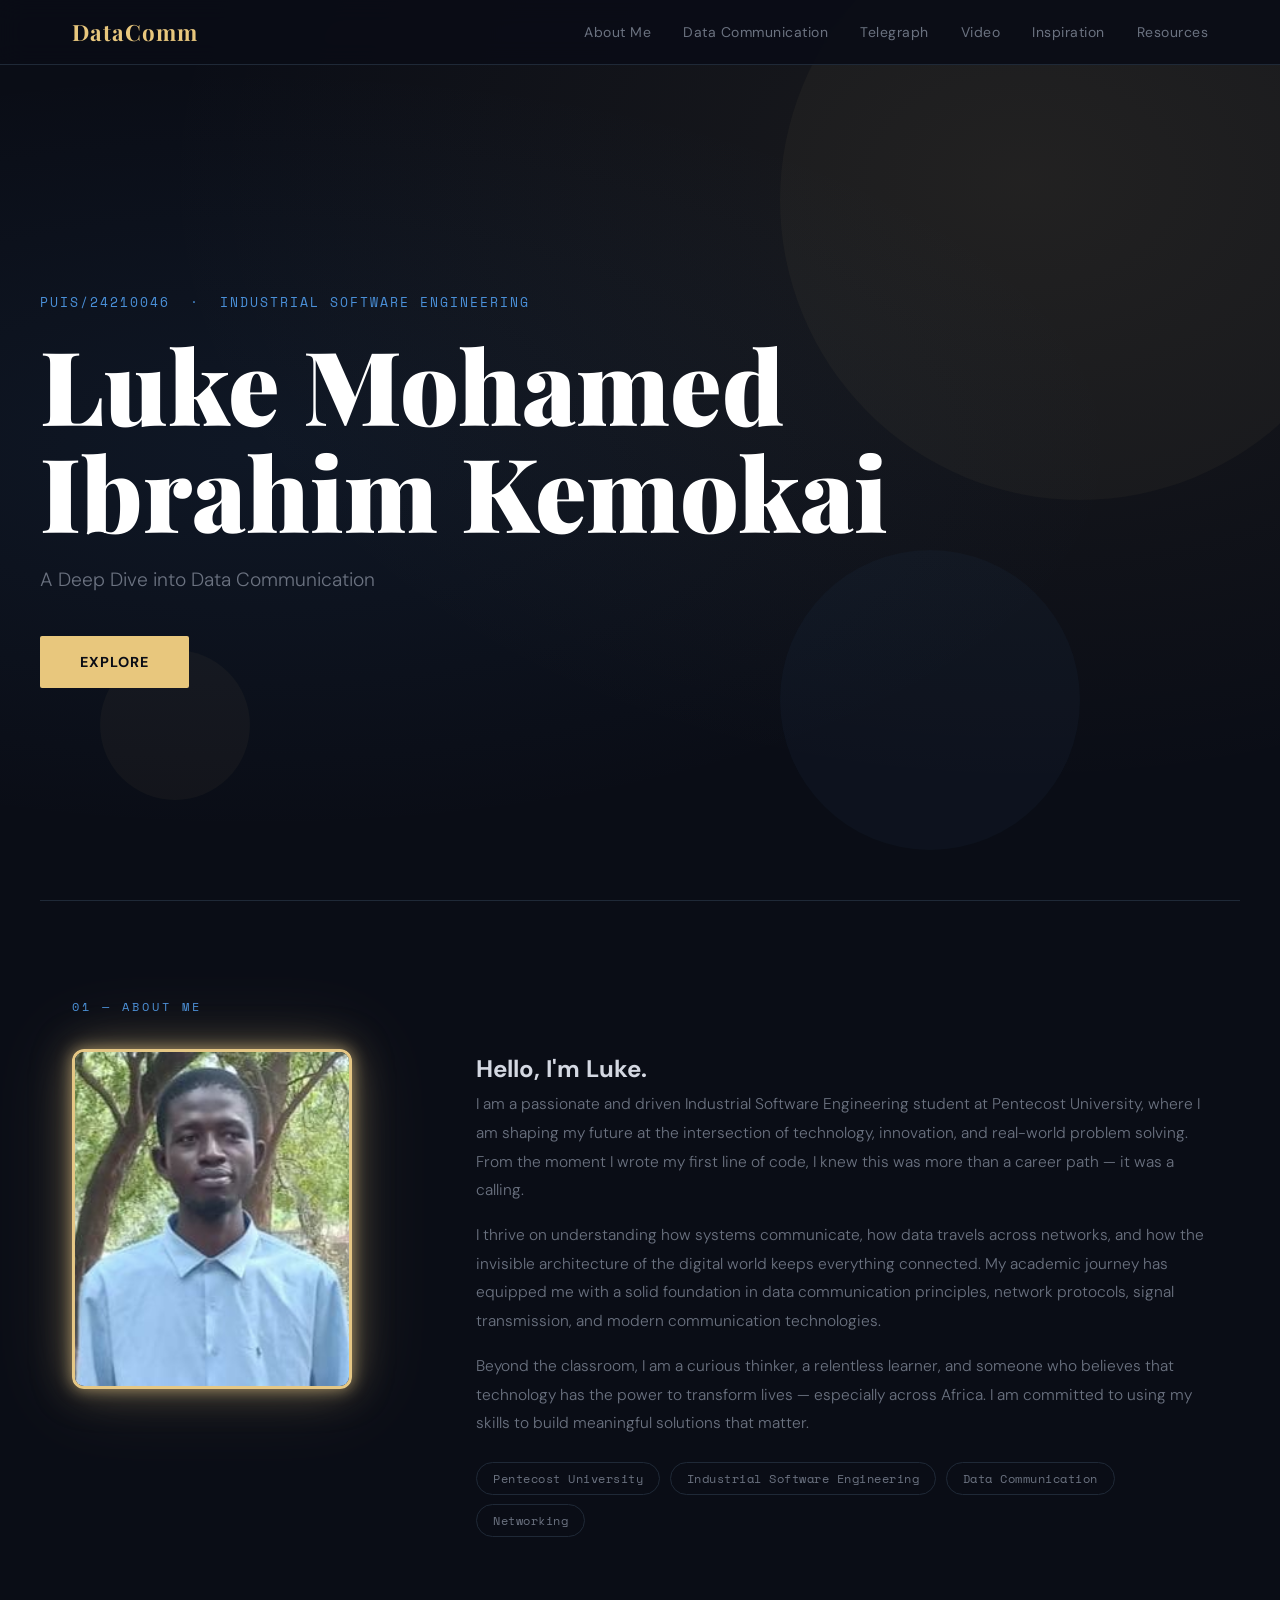
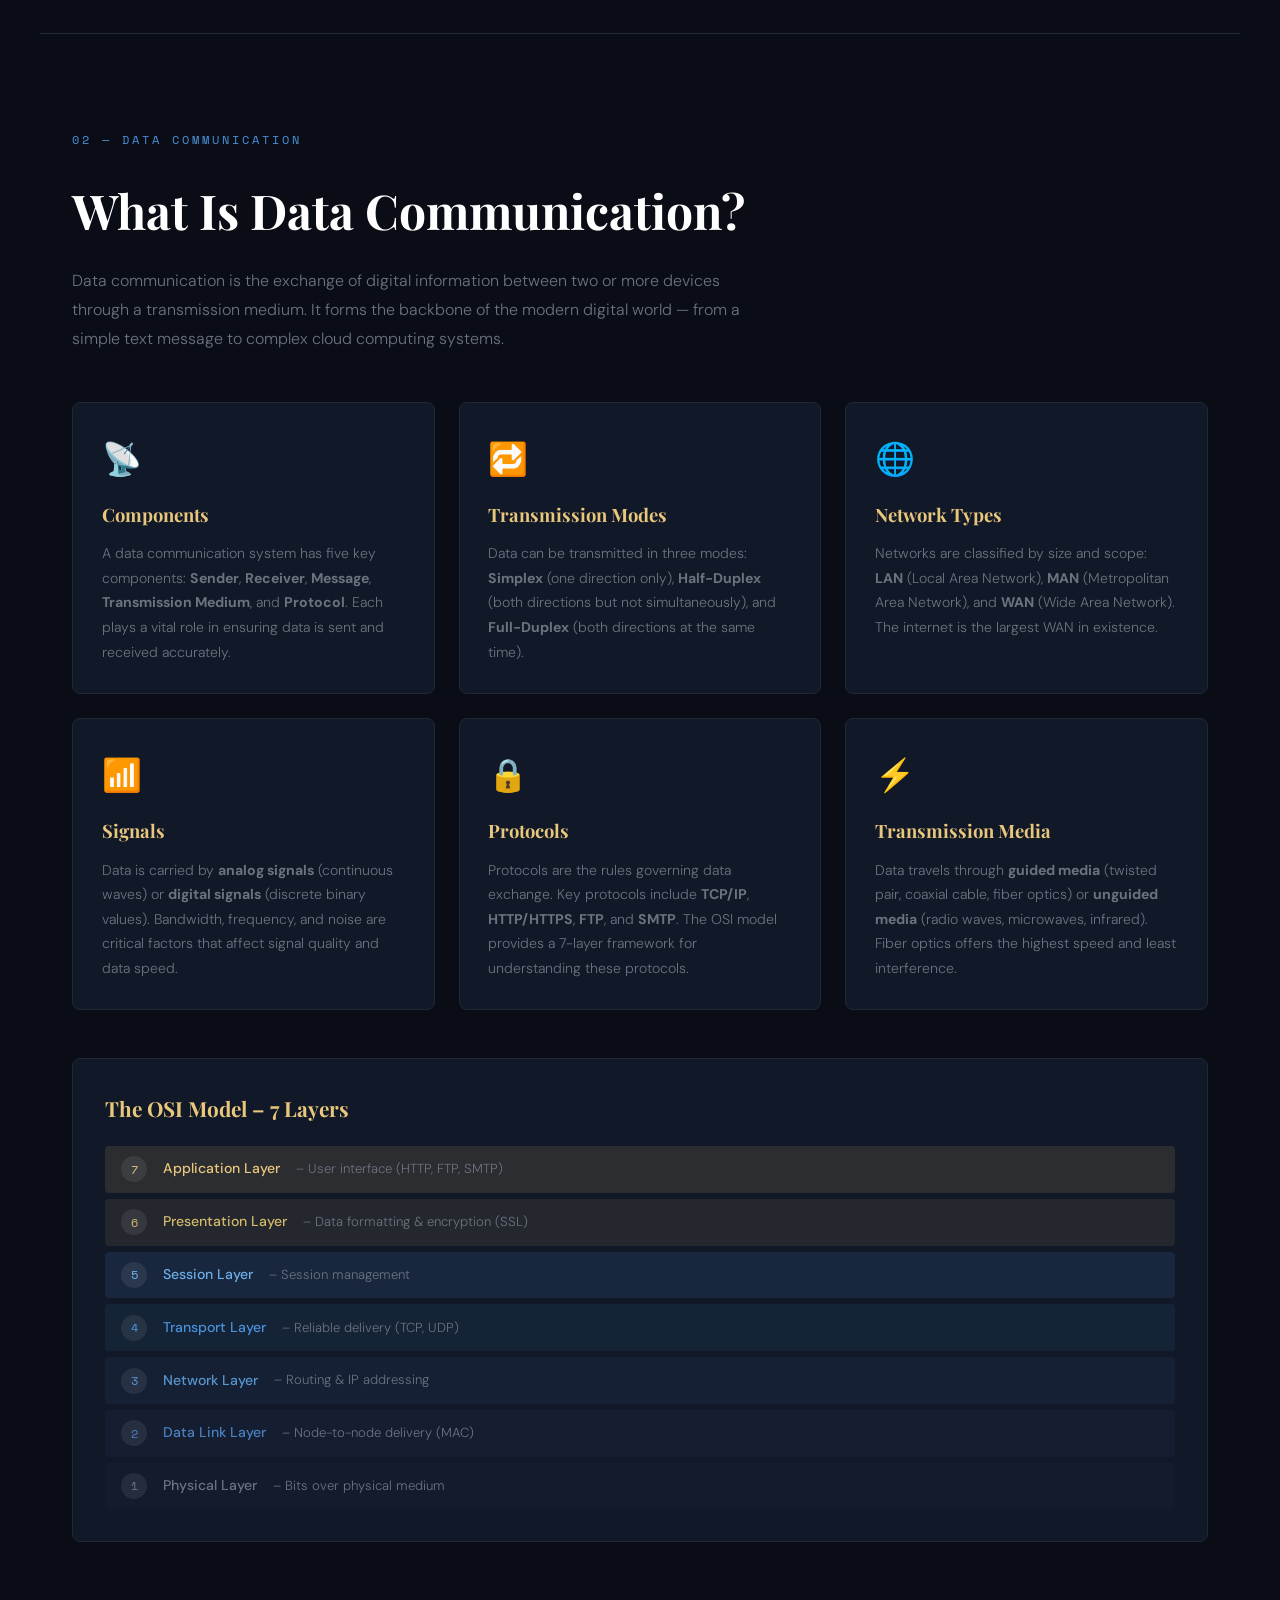
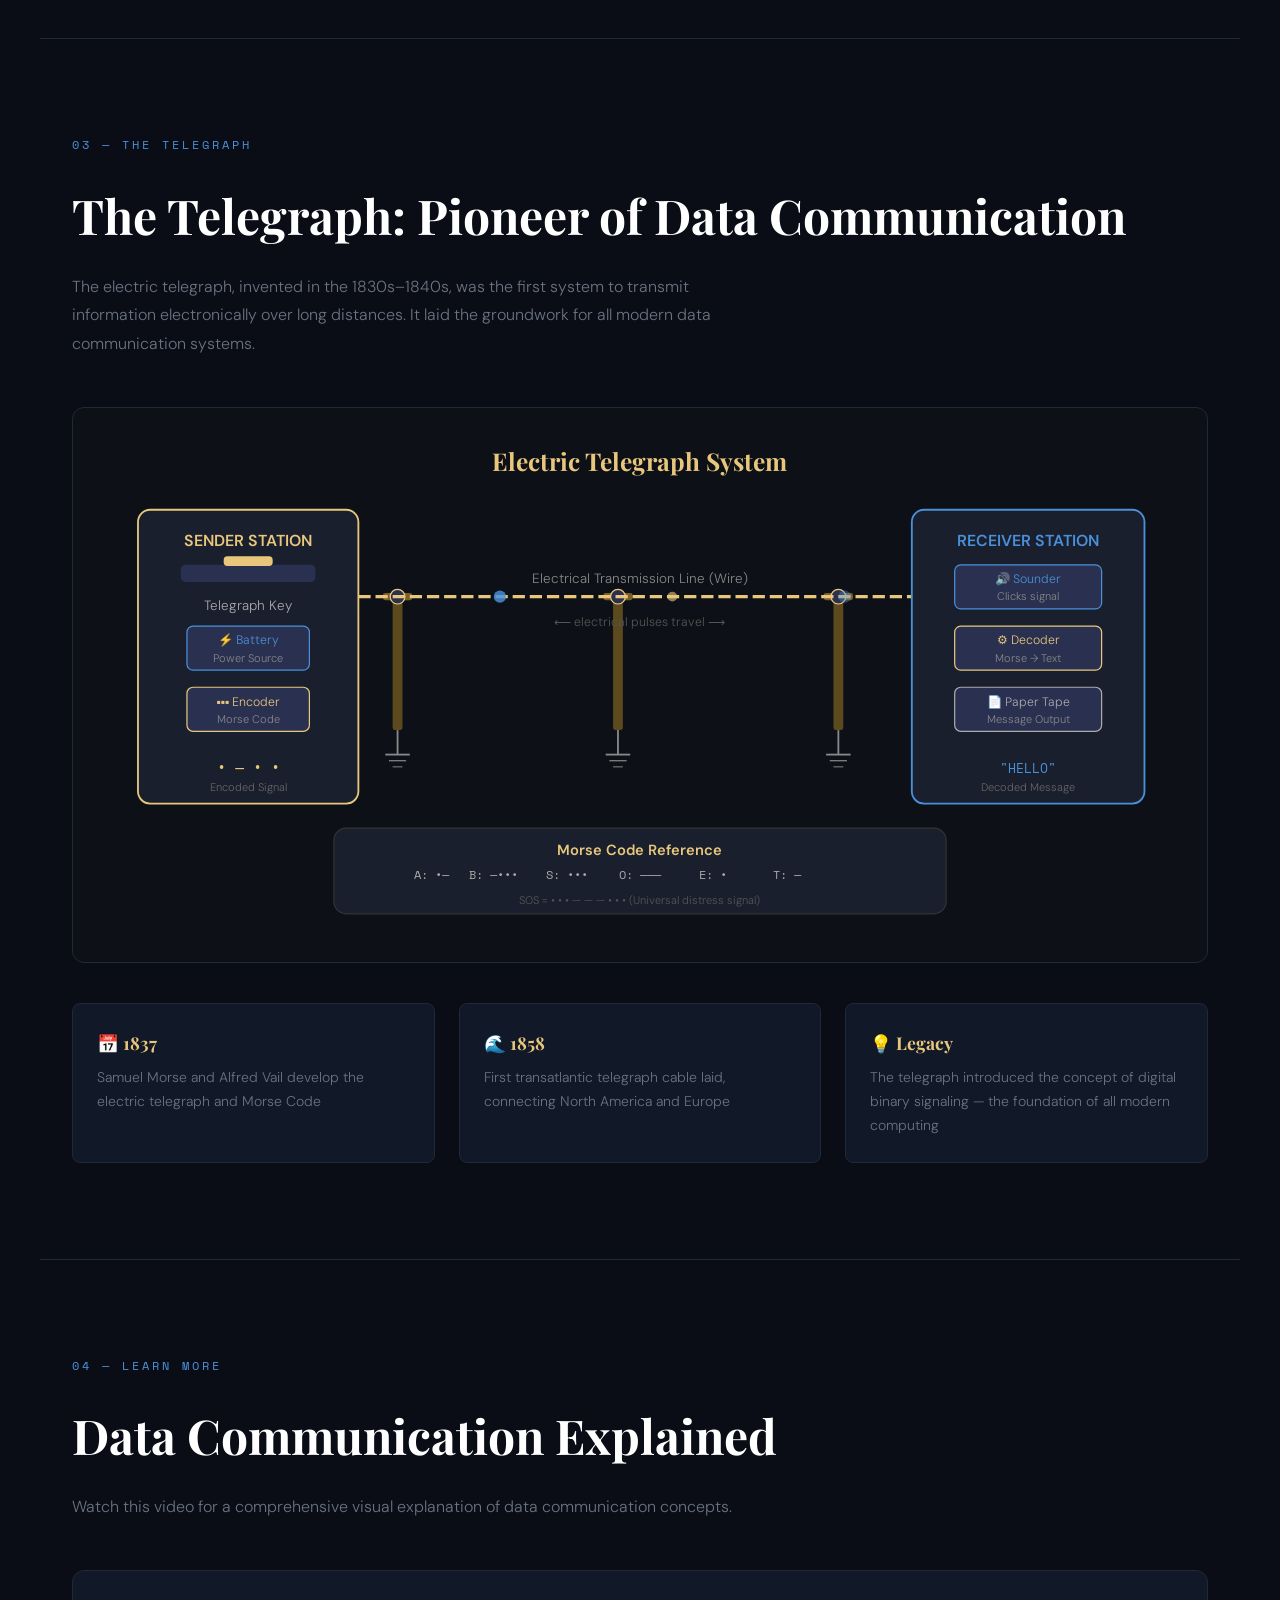
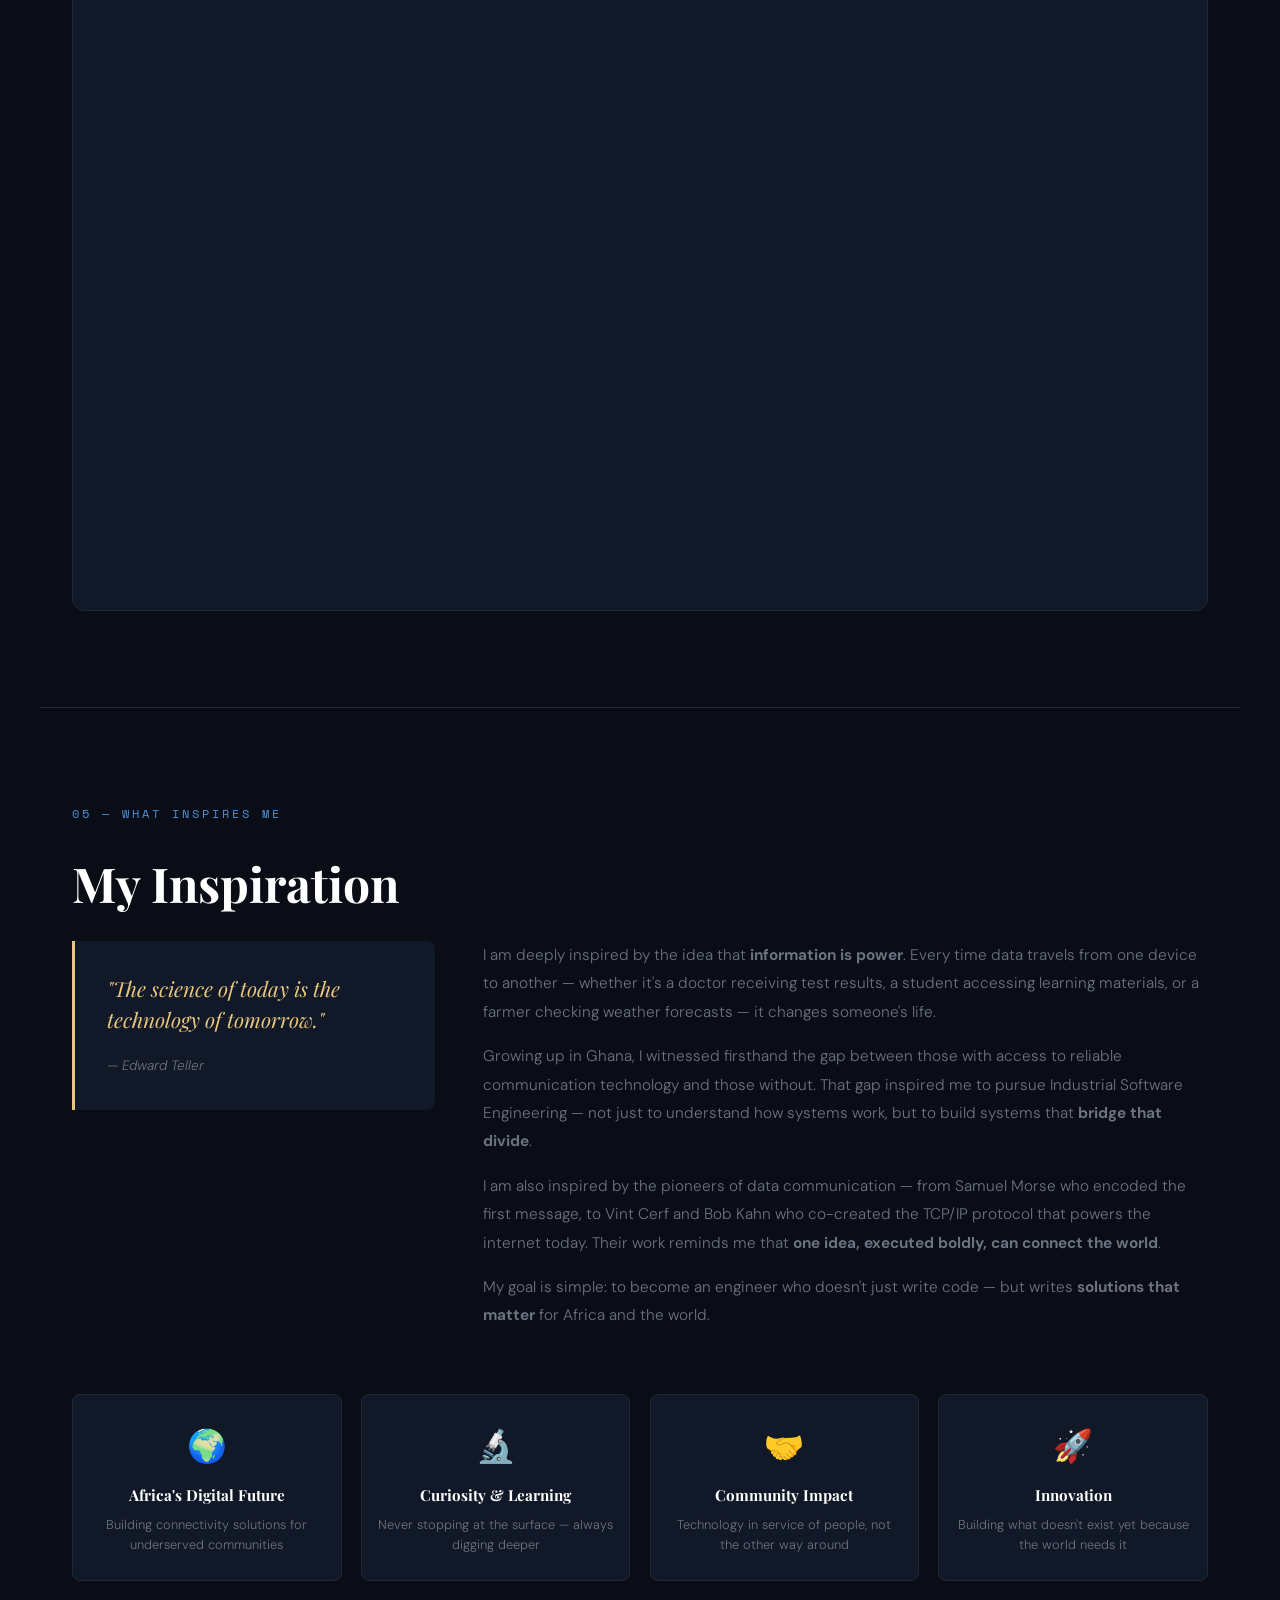
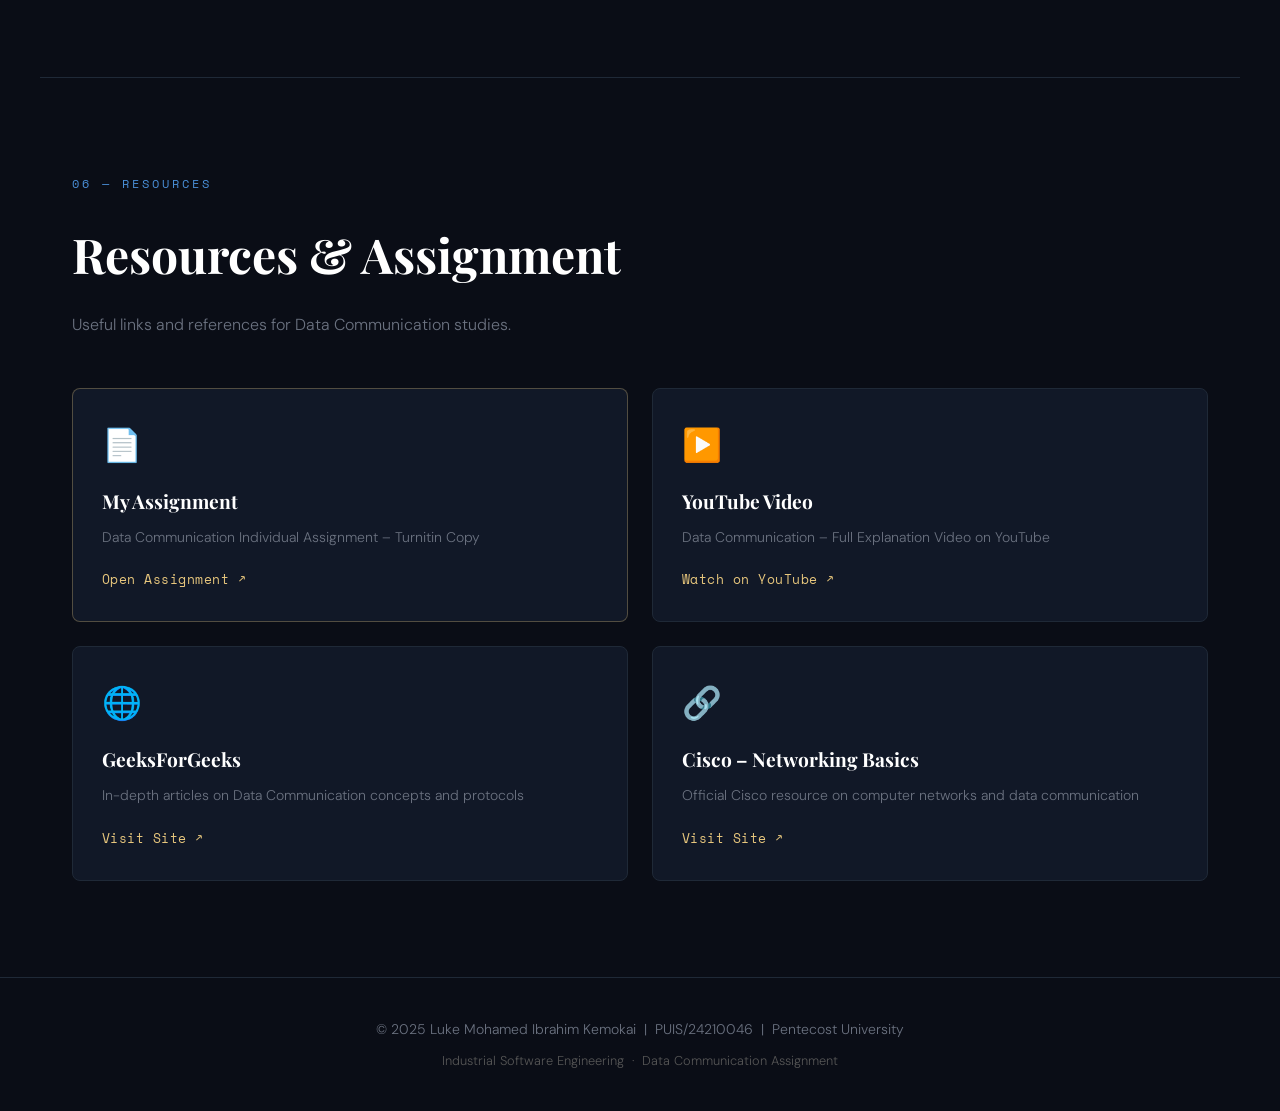
<file: index.html>
<!DOCTYPE html>
<html lang="en">
<head>
  <meta charset="UTF-8" />
  <meta name="viewport" content="width=device-width, initial-scale=1.0"/>
  <title>Data Communication – Luke Mohamed Ibrahim Kemokai</title>
  <link href="https://fonts.googleapis.com/css2?family=Playfair+Display:wght@700;900&family=DM+Sans:wght@300;400;500&family=Space+Mono&display=swap" rel="stylesheet"/>
  <link rel="stylesheet" href="style.css"/>
</head>
<body>

  <!-- ===== NAVBAR ===== -->
  <header>
    <nav class="navbar">
      <div class="nav-logo">DataComm</div>
      <ul class="nav-links">
        <li><a href="#about">About Me</a></li>
        <li><a href="#data-comm">Data Communication</a></li>
        <li><a href="#telegraph">Telegraph</a></li>
        <li><a href="#video">Video</a></li>
        <li><a href="#inspiration">Inspiration</a></li>
        <li><a href="#resources">Resources</a></li>
      </ul>
      <div class="hamburger" onclick="toggleMenu()">&#9776;</div>
    </nav>
  </header>

  <!-- ===== HERO ===== -->
  <section class="hero">
    <div class="hero-content">
      <p class="hero-tag">PUIS/24210046 &nbsp;·&nbsp; Industrial Software Engineering</p>
      <h1>Luke Mohamed<br/>Ibrahim Kemokai</h1>
      <p class="hero-sub">A Deep Dive into Data Communication</p>
      <a href="#about" class="btn-hero">Explore</a>
    </div>
    <div class="hero-shapes">
      <div class="shape s1"></div>
      <div class="shape s2"></div>
      <div class="shape s3"></div>
    </div>
  </section>

  <!-- ===== ABOUT ME ===== -->
  <section id="about" class="section about-section">
    <div class="section-label">01 &mdash; About Me</div>
    <div class="about-grid">
      <div class="about-img-wrap">
        <img src="profile.jpg" alt="Luke Mohamed Ibrahim Kemokai" class="profile-img" onerror="this.src='https://ui-avatars.com/api/?name=Luke+Kemokai&size=400&background=1a1a2e&color=e8c77d&font-size=0.35&bold=true'"/>
        <div class="img-border"></div>
      </div>
      <div class="about-text">
        <h2>Hello, I'm Luke.</h2>
        <p>
          I am a passionate and driven Industrial Software Engineering student at Pentecost University, 
          where I am shaping my future at the intersection of technology, innovation, and real-world problem solving. 
          From the moment I wrote my first line of code, I knew this was more than a career path — it was a calling.
        </p>
        <p>
          I thrive on understanding how systems communicate, how data travels across networks, and how the invisible 
          architecture of the digital world keeps everything connected. My academic journey has equipped me with a solid 
          foundation in data communication principles, network protocols, signal transmission, and modern communication technologies.
        </p>
        <p>
          Beyond the classroom, I am a curious thinker, a relentless learner, and someone who believes that technology 
          has the power to transform lives — especially across Africa. I am committed to using my skills to build 
          meaningful solutions that matter.
        </p>
        <div class="about-tags">
          <span>Pentecost University</span>
          <span>Industrial Software Engineering</span>
          <span>Data Communication</span>
          <span>Networking</span>
        </div>
      </div>
    </div>
  </section>

  <!-- ===== DATA COMMUNICATION ===== -->
  <section id="data-comm" class="section datacomm-section">
    <div class="section-label">02 &mdash; Data Communication</div>
    <h2 class="section-title">What Is Data Communication?</h2>
    <p class="section-intro">
      Data communication is the exchange of digital information between two or more devices through a transmission medium. 
      It forms the backbone of the modern digital world — from a simple text message to complex cloud computing systems.
    </p>

    <div class="cards-grid">
      <div class="card">
        <div class="card-icon">📡</div>
        <h3>Components</h3>
        <p>A data communication system has five key components: <strong>Sender</strong>, <strong>Receiver</strong>, <strong>Message</strong>, <strong>Transmission Medium</strong>, and <strong>Protocol</strong>. Each plays a vital role in ensuring data is sent and received accurately.</p>
      </div>
      <div class="card">
        <div class="card-icon">🔁</div>
        <h3>Transmission Modes</h3>
        <p>Data can be transmitted in three modes: <strong>Simplex</strong> (one direction only), <strong>Half-Duplex</strong> (both directions but not simultaneously), and <strong>Full-Duplex</strong> (both directions at the same time).</p>
      </div>
      <div class="card">
        <div class="card-icon">🌐</div>
        <h3>Network Types</h3>
        <p>Networks are classified by size and scope: <strong>LAN</strong> (Local Area Network), <strong>MAN</strong> (Metropolitan Area Network), and <strong>WAN</strong> (Wide Area Network). The internet is the largest WAN in existence.</p>
      </div>
      <div class="card">
        <div class="card-icon">📶</div>
        <h3>Signals</h3>
        <p>Data is carried by <strong>analog signals</strong> (continuous waves) or <strong>digital signals</strong> (discrete binary values). Bandwidth, frequency, and noise are critical factors that affect signal quality and data speed.</p>
      </div>
      <div class="card">
        <div class="card-icon">🔒</div>
        <h3>Protocols</h3>
        <p>Protocols are the rules governing data exchange. Key protocols include <strong>TCP/IP</strong>, <strong>HTTP/HTTPS</strong>, <strong>FTP</strong>, and <strong>SMTP</strong>. The OSI model provides a 7-layer framework for understanding these protocols.</p>
      </div>
      <div class="card">
        <div class="card-icon">⚡</div>
        <h3>Transmission Media</h3>
        <p>Data travels through <strong>guided media</strong> (twisted pair, coaxial cable, fiber optics) or <strong>unguided media</strong> (radio waves, microwaves, infrared). Fiber optics offers the highest speed and least interference.</p>
      </div>
    </div>

    <div class="osi-box">
      <h3>The OSI Model – 7 Layers</h3>
      <div class="osi-layers">
        <div class="osi-layer l7"><span class="ln">7</span> Application Layer <span class="ld">– User interface (HTTP, FTP, SMTP)</span></div>
        <div class="osi-layer l6"><span class="ln">6</span> Presentation Layer <span class="ld">– Data formatting & encryption (SSL)</span></div>
        <div class="osi-layer l5"><span class="ln">5</span> Session Layer <span class="ld">– Session management</span></div>
        <div class="osi-layer l4"><span class="ln">4</span> Transport Layer <span class="ld">– Reliable delivery (TCP, UDP)</span></div>
        <div class="osi-layer l3"><span class="ln">3</span> Network Layer <span class="ld">– Routing & IP addressing</span></div>
        <div class="osi-layer l2"><span class="ln">2</span> Data Link Layer <span class="ld">– Node-to-node delivery (MAC)</span></div>
        <div class="osi-layer l1"><span class="ln">1</span> Physical Layer <span class="ld">– Bits over physical medium</span></div>
      </div>
    </div>
  </section>

  <!-- ===== TELEGRAPH DIAGRAM ===== -->
  <section id="telegraph" class="section telegraph-section">
    <div class="section-label">03 &mdash; The Telegraph</div>
    <h2 class="section-title">The Telegraph: Pioneer of Data Communication</h2>
    <p class="section-intro">
      The electric telegraph, invented in the 1830s–1840s, was the first system to transmit information 
      electronically over long distances. It laid the groundwork for all modern data communication systems.
    </p>

    <!-- SVG Telegraph Diagram -->
    <div class="telegraph-diagram">
      <svg viewBox="0 0 900 420" xmlns="http://www.w3.org/2000/svg" class="telegraph-svg">
        <!-- Background -->
        <rect width="900" height="420" fill="#0d1117" rx="16"/>

        <!-- Title -->
        <text x="450" y="38" text-anchor="middle" font-family="Playfair Display, serif" font-size="20" fill="#e8c77d" font-weight="700">Electric Telegraph System</text>

        <!-- SENDER STATION -->
        <rect x="40" y="70" width="180" height="240" rx="10" fill="#1a1f2e" stroke="#e8c77d" stroke-width="1.5"/>
        <text x="130" y="100" text-anchor="middle" font-family="DM Sans, sans-serif" font-size="13" fill="#e8c77d" font-weight="600">SENDER STATION</text>

        <!-- Key (telegraph key) -->
        <rect x="75" y="115" width="110" height="14" rx="4" fill="#2a3050"/>
        <rect x="110" y="108" width="40" height="8" rx="3" fill="#e8c77d"/>
        <text x="130" y="152" text-anchor="middle" font-family="DM Sans" font-size="11" fill="#aaa">Telegraph Key</text>

        <!-- Battery sender -->
        <rect x="80" y="165" width="100" height="36" rx="5" fill="#2a3050" stroke="#4a90d9" stroke-width="1"/>
        <text x="130" y="180" text-anchor="middle" font-family="DM Sans" font-size="10" fill="#4a90d9">⚡ Battery</text>
        <text x="130" y="194" text-anchor="middle" font-family="DM Sans" font-size="9" fill="#888">Power Source</text>

        <!-- Morse encoder -->
        <rect x="80" y="215" width="100" height="36" rx="5" fill="#2a3050" stroke="#e8c77d" stroke-width="1"/>
        <text x="130" y="230" text-anchor="middle" font-family="DM Sans" font-size="10" fill="#e8c77d">▪▪▪ Encoder</text>
        <text x="130" y="244" text-anchor="middle" font-family="DM Sans" font-size="9" fill="#888">Morse Code</text>

        <!-- Morse dots/dashes -->
        <text x="130" y="285" text-anchor="middle" font-family="Space Mono, monospace" font-size="12" fill="#e8c77d">• — • •</text>
        <text x="130" y="300" text-anchor="middle" font-family="DM Sans" font-size="9" fill="#666">Encoded Signal</text>

        <!-- TRANSMISSION LINE -->
        <!-- Poles and wire -->
        <!-- Pole 1 -->
        <rect x="248" y="140" width="8" height="110" rx="2" fill="#5c4a1e"/>
        <rect x="240" y="138" width="24" height="6" rx="2" fill="#7a6028"/>
        <circle cx="252" cy="141" r="6" fill="#2a3050" stroke="#e8c77d" stroke-width="1"/>

        <!-- Pole 2 -->
        <rect x="428" y="140" width="8" height="110" rx="2" fill="#5c4a1e"/>
        <rect x="420" y="138" width="24" height="6" rx="2" fill="#7a6028"/>
        <circle cx="432" cy="141" r="6" fill="#2a3050" stroke="#e8c77d" stroke-width="1"/>

        <!-- Pole 3 -->
        <rect x="608" y="140" width="8" height="110" rx="2" fill="#5c4a1e"/>
        <rect x="600" y="138" width="24" height="6" rx="2" fill="#7a6028"/>
        <circle cx="612" cy="141" r="6" fill="#2a3050" stroke="#e8c77d" stroke-width="1"/>

        <!-- Wire line (animated dashes) -->
        <line x1="220" y1="141" x2="672" y2="141" stroke="#e8c77d" stroke-width="2.5" stroke-dasharray="10,4"/>

        <!-- Signal pulses travelling along wire -->
        <circle cx="300" cy="141" r="5" fill="#4a90d9" opacity="0.9">
          <animate attributeName="cx" from="230" to="670" dur="2.5s" repeatCount="indefinite"/>
          <animate attributeName="opacity" from="1" to="0.3" dur="2.5s" repeatCount="indefinite"/>
        </circle>
        <circle cx="400" cy="141" r="4" fill="#e8c77d" opacity="0.7">
          <animate attributeName="cx" from="230" to="670" dur="2.5s" begin="0.8s" repeatCount="indefinite"/>
          <animate attributeName="opacity" from="1" to="0.3" dur="2.5s" begin="0.8s" repeatCount="indefinite"/>
        </circle>
        <circle cx="500" cy="141" r="5" fill="#4a90d9" opacity="0.9">
          <animate attributeName="cx" from="230" to="670" dur="2.5s" begin="1.6s" repeatCount="indefinite"/>
          <animate attributeName="opacity" from="1" to="0.3" dur="2.5s" begin="1.6s" repeatCount="indefinite"/>
        </circle>

        <!-- Label: Transmission Line -->
        <text x="450" y="130" text-anchor="middle" font-family="DM Sans" font-size="11" fill="#888">Electrical Transmission Line (Wire)</text>

        <!-- Ground lines -->
        <line x1="252" y1="250" x2="252" y2="270" stroke="#888" stroke-width="1.5"/>
        <line x1="242" y1="270" x2="262" y2="270" stroke="#888" stroke-width="1.5"/>
        <line x1="245" y1="275" x2="259" y2="275" stroke="#888" stroke-width="1"/>
        <line x1="248" y1="280" x2="256" y2="280" stroke="#888" stroke-width="0.8"/>

        <line x1="432" y1="250" x2="432" y2="270" stroke="#888" stroke-width="1.5"/>
        <line x1="422" y1="270" x2="442" y2="270" stroke="#888" stroke-width="1.5"/>
        <line x1="425" y1="275" x2="439" y2="275" stroke="#888" stroke-width="1"/>
        <line x1="428" y1="280" x2="436" y2="280" stroke="#888" stroke-width="0.8"/>

        <line x1="612" y1="250" x2="612" y2="270" stroke="#888" stroke-width="1.5"/>
        <line x1="602" y1="270" x2="622" y2="270" stroke="#888" stroke-width="1.5"/>
        <line x1="605" y1="275" x2="619" y2="275" stroke="#888" stroke-width="1"/>
        <line x1="608" y1="280" x2="616" y2="280" stroke="#888" stroke-width="0.8"/>

        <!-- RECEIVER STATION -->
        <rect x="672" y="70" width="190" height="240" rx="10" fill="#1a1f2e" stroke="#4a90d9" stroke-width="1.5"/>
        <text x="767" y="100" text-anchor="middle" font-family="DM Sans, sans-serif" font-size="13" fill="#4a90d9" font-weight="600">RECEIVER STATION</text>

        <!-- Sounder -->
        <rect x="707" y="115" width="120" height="36" rx="5" fill="#2a3050" stroke="#4a90d9" stroke-width="1"/>
        <text x="767" y="130" text-anchor="middle" font-family="DM Sans" font-size="10" fill="#4a90d9">🔊 Sounder</text>
        <text x="767" y="144" text-anchor="middle" font-family="DM Sans" font-size="9" fill="#888">Clicks signal</text>

        <!-- Decoder -->
        <rect x="707" y="165" width="120" height="36" rx="5" fill="#2a3050" stroke="#e8c77d" stroke-width="1"/>
        <text x="767" y="180" text-anchor="middle" font-family="DM Sans" font-size="10" fill="#e8c77d">⚙ Decoder</text>
        <text x="767" y="194" text-anchor="middle" font-family="DM Sans" font-size="9" fill="#888">Morse → Text</text>

        <!-- Paper tape / output -->
        <rect x="707" y="215" width="120" height="36" rx="5" fill="#2a3050" stroke="#aaa" stroke-width="1"/>
        <text x="767" y="230" text-anchor="middle" font-family="DM Sans" font-size="10" fill="#aaa">📄 Paper Tape</text>
        <text x="767" y="244" text-anchor="middle" font-family="DM Sans" font-size="9" fill="#888">Message Output</text>

        <!-- Decoded message -->
        <text x="767" y="285" text-anchor="middle" font-family="Space Mono" font-size="11" fill="#4a90d9">"HELLO"</text>
        <text x="767" y="300" text-anchor="middle" font-family="DM Sans" font-size="9" fill="#666">Decoded Message</text>

        <!-- MORSE CODE KEY at bottom -->
        <rect x="200" y="330" width="500" height="70" rx="10" fill="#1a1f2e" stroke="#333" stroke-width="1"/>
        <text x="450" y="352" text-anchor="middle" font-family="DM Sans" font-size="12" fill="#e8c77d" font-weight="600">Morse Code Reference</text>
        <text x="280" y="372" text-anchor="middle" font-family="Space Mono" font-size="10" fill="#aaa">A: •—</text>
        <text x="330" y="372" text-anchor="middle" font-family="Space Mono" font-size="10" fill="#aaa">B: —•••</text>
        <text x="390" y="372" text-anchor="middle" font-family="Space Mono" font-size="10" fill="#aaa">S: •••</text>
        <text x="450" y="372" text-anchor="middle" font-family="Space Mono" font-size="10" fill="#aaa">O: ———</text>
        <text x="510" y="372" text-anchor="middle" font-family="Space Mono" font-size="10" fill="#aaa">E: •</text>
        <text x="570" y="372" text-anchor="middle" font-family="Space Mono" font-size="10" fill="#aaa">T: —</text>
        <text x="450" y="392" text-anchor="middle" font-family="DM Sans" font-size="9" fill="#555">SOS = • • • — — — • • •  (Universal distress signal)</text>

        <!-- Arrow labels -->
        <text x="450" y="165" text-anchor="middle" font-family="DM Sans" font-size="10" fill="#555">⟵ electrical pulses travel ⟶</text>
      </svg>
    </div>

    <div class="telegraph-facts">
      <div class="fact-card">
        <h4>📅 1837</h4>
        <p>Samuel Morse and Alfred Vail develop the electric telegraph and Morse Code</p>
      </div>
      <div class="fact-card">
        <h4>🌊 1858</h4>
        <p>First transatlantic telegraph cable laid, connecting North America and Europe</p>
      </div>
      <div class="fact-card">
        <h4>💡 Legacy</h4>
        <p>The telegraph introduced the concept of digital binary signaling — the foundation of all modern computing</p>
      </div>
    </div>
  </section>

  <!-- ===== VIDEO ===== -->
  <section id="video" class="section video-section">
    <div class="section-label">04 &mdash; Learn More</div>
    <h2 class="section-title">Data Communication Explained</h2>
    <p class="section-intro">Watch this video for a comprehensive visual explanation of data communication concepts.</p>
    <div class="video-wrap">
      <iframe
        src="https://www.youtube.com/embed/3b_TAYtzuho"
        title="Data Communication Video"
        frameborder="0"
        allow="accelerometer; autoplay; clipboard-write; encrypted-media; gyroscope; picture-in-picture"
        allowfullscreen>
      </iframe>
    </div>
  </section>

  <!-- ===== INSPIRATION ===== -->
  <section id="inspiration" class="section inspiration-section">
    <div class="section-label">05 &mdash; What Inspires Me</div>
    <h2 class="section-title">My Inspiration</h2>
    <div class="inspiration-grid">
      <div class="inspiration-quote">
        <blockquote>
          "The science of today is the technology of tomorrow."
        </blockquote>
        <cite>— Edward Teller</cite>
      </div>
      <div class="inspiration-text">
        <p>
          I am deeply inspired by the idea that <strong>information is power</strong>. Every time data travels 
          from one device to another — whether it's a doctor receiving test results, a student accessing 
          learning materials, or a farmer checking weather forecasts — it changes someone's life.
        </p>
        <p>
          Growing up in Ghana, I witnessed firsthand the gap between those with access to reliable 
          communication technology and those without. That gap inspired me to pursue Industrial Software Engineering — 
          not just to understand how systems work, but to build systems that <strong>bridge that divide</strong>.
        </p>
        <p>
          I am also inspired by the pioneers of data communication — from Samuel Morse who encoded 
          the first message, to Vint Cerf and Bob Kahn who co-created the TCP/IP protocol that powers the internet today. 
          Their work reminds me that <strong>one idea, executed boldly, can connect the world</strong>.
        </p>
        <p>
          My goal is simple: to become an engineer who doesn't just write code — but writes 
          <strong>solutions that matter</strong> for Africa and the world.
        </p>
      </div>
    </div>

    <div class="inspire-pillars">
      <div class="pillar">
        <div class="pillar-icon">🌍</div>
        <h4>Africa's Digital Future</h4>
        <p>Building connectivity solutions for underserved communities</p>
      </div>
      <div class="pillar">
        <div class="pillar-icon">🔬</div>
        <h4>Curiosity & Learning</h4>
        <p>Never stopping at the surface — always digging deeper</p>
      </div>
      <div class="pillar">
        <div class="pillar-icon">🤝</div>
        <h4>Community Impact</h4>
        <p>Technology in service of people, not the other way around</p>
      </div>
      <div class="pillar">
        <div class="pillar-icon">🚀</div>
        <h4>Innovation</h4>
        <p>Building what doesn't exist yet because the world needs it</p>
      </div>
    </div>
  </section>

  <!-- ===== RESOURCES ===== -->
  <section id="resources" class="section resources-section">
    <div class="section-label">06 &mdash; Resources</div>
    <h2 class="section-title">Resources & Assignment</h2>
    <p class="section-intro">Useful links and references for Data Communication studies.</p>

    <div class="resources-grid">
      <!-- Assignment Link (opens in new tab) -->
     <a href="https://drive.google.com/file/d/14h2dVpD5jABciKKr2Ob9gjOqB6hvxtzn/view?usp=drive_link" target="_blank" class="resource-card assignment-card">
        <div class="rc-icon">📄</div>
        <h3>My Assignment</h3>
        <p>Data Communication Individual Assignment – Turnitin Copy</p>
        <span class="rc-link">Open Assignment ↗</span>
      </a>

      <!-- YouTube Link -->
      <a href="https://youtu.be/3b_TAYtzuho?si=Nv0LKnkR68OuICVF" target="_blank" class="resource-card">
        <div class="rc-icon">▶️</div>
        <h3>YouTube Video</h3>
        <p>Data Communication – Full Explanation Video on YouTube</p>
        <span class="rc-link">Watch on YouTube ↗</span>
      </a>

      <!-- External reference -->
      <a href="https://www.geeksforgeeks.org/data-communication/" target="_blank" class="resource-card">
        <div class="rc-icon">🌐</div>
        <h3>GeeksForGeeks</h3>
        <p>In-depth articles on Data Communication concepts and protocols</p>
        <span class="rc-link">Visit Site ↗</span>
      </a>

      <!-- External reference 2 -->
      <a href="https://www.cisco.com/c/en/us/solutions/enterprise-networks/what-is-a-computer-network.html" target="_blank" class="resource-card">
        <div class="rc-icon">🔗</div>
        <h3>Cisco – Networking Basics</h3>
        <p>Official Cisco resource on computer networks and data communication</p>
        <span class="rc-link">Visit Site ↗</span>
      </a>
    </div>
  </section>

  <!-- ===== FOOTER ===== -->
  <footer>
    <p>© 2025 Luke Mohamed Ibrahim Kemokai &nbsp;|&nbsp; PUIS/24210046 &nbsp;|&nbsp; Pentecost University</p>
    <p style="margin-top:8px; font-size:0.8rem; color:#555;">Industrial Software Engineering &nbsp;·&nbsp; Data Communication Assignment</p>
  </footer>

  <script src="script.js"></script>
</body>
</html>
</file>
<file: style.css>
/* ===== ROOT VARIABLES ===== */
:root {
  --bg: #0a0d16;
  --bg2: #0d1117;
  --card: #111827;
  --gold: #e8c77d;
  --blue: #4a90d9;
  --text: #d4d8e2;
  --muted: #6b7280;
  --border: #1f2937;
  --font-display: 'Playfair Display', serif;
  --font-body: 'DM Sans', sans-serif;
  --font-mono: 'Space Mono', monospace;
}

/* ===== RESET ===== */
*, *::before, *::after { box-sizing: border-box; margin: 0; padding: 0; }
html { scroll-behavior: smooth; }
body {
  background: var(--bg);
  color: var(--text);
  font-family: var(--font-body);
  font-weight: 300;
  line-height: 1.7;
  overflow-x: hidden;
}
a { text-decoration: none; color: inherit; }
img { max-width: 100%; display: block; }

/* ===== NAVBAR ===== */
header {
  position: fixed;
  top: 0; left: 0; right: 0;
  z-index: 100;
  background: rgba(10,13,22,0.92);
  backdrop-filter: blur(12px);
  border-bottom: 1px solid var(--border);
}
.navbar {
  max-width: 1200px;
  margin: 0 auto;
  padding: 0 2rem;
  height: 64px;
  display: flex;
  align-items: center;
  justify-content: space-between;
}
.nav-logo {
  font-family: var(--font-display);
  font-size: 1.4rem;
  color: var(--gold);
  font-weight: 700;
  letter-spacing: 1px;
}
.nav-links {
  display: flex;
  gap: 2rem;
  list-style: none;
}
.nav-links a {
  font-size: 0.875rem;
  font-weight: 400;
  color: var(--muted);
  transition: color 0.25s;
  letter-spacing: 0.5px;
}
.nav-links a:hover { color: var(--gold); }
.hamburger {
  display: none;
  font-size: 1.6rem;
  color: var(--gold);
  cursor: pointer;
}

/* ===== HERO ===== */
.hero {
  min-height: 100vh;
  display: flex;
  align-items: center;
  padding: 0 2rem;
  position: relative;
  overflow: hidden;
  background: radial-gradient(ellipse at 20% 50%, rgba(74,144,217,0.08) 0%, transparent 60%),
              radial-gradient(ellipse at 80% 20%, rgba(232,199,125,0.07) 0%, transparent 60%);
}
.hero-content {
  max-width: 1200px;
  margin: 0 auto;
  width: 100%;
  z-index: 2;
  padding-top: 80px;
}
.hero-tag {
  font-family: var(--font-mono);
  font-size: 0.8rem;
  color: var(--blue);
  letter-spacing: 2px;
  margin-bottom: 1rem;
  text-transform: uppercase;
}
.hero-content h1 {
  font-family: var(--font-display);
  font-size: clamp(3rem, 8vw, 6.5rem);
  font-weight: 900;
  line-height: 1.05;
  color: #fff;
  margin-bottom: 1.2rem;
}
.hero-content h1 span { color: var(--gold); }
.hero-sub {
  font-size: 1.2rem;
  color: var(--muted);
  margin-bottom: 2.5rem;
  max-width: 480px;
}
.btn-hero {
  display: inline-block;
  padding: 0.85rem 2.5rem;
  background: var(--gold);
  color: #0a0d16;
  font-weight: 700;
  font-size: 0.9rem;
  letter-spacing: 1px;
  border-radius: 2px;
  transition: transform 0.2s, box-shadow 0.2s;
  text-transform: uppercase;
}
.btn-hero:hover {
  transform: translateY(-2px);
  box-shadow: 0 8px 30px rgba(232,199,125,0.3);
}

/* Decorative shapes */
.hero-shapes { position: absolute; inset: 0; pointer-events: none; }
.shape {
  position: absolute;
  border-radius: 50%;
  opacity: 0.04;
}
.s1 { width: 600px; height: 600px; background: var(--gold); top: -100px; right: -100px; }
.s2 { width: 300px; height: 300px; background: var(--blue); bottom: 50px; right: 200px; }
.s3 { width: 150px; height: 150px; background: var(--gold); bottom: 100px; left: 100px; }

/* ===== SECTION BASE ===== */
.section {
  max-width: 1200px;
  margin: 0 auto;
  padding: 6rem 2rem;
}
.section-label {
  font-family: var(--font-mono);
  font-size: 0.75rem;
  color: var(--blue);
  letter-spacing: 3px;
  text-transform: uppercase;
  margin-bottom: 1.2rem;
}
.section-title {
  font-family: var(--font-display);
  font-size: clamp(1.8rem, 4vw, 3rem);
  font-weight: 700;
  color: #fff;
  margin-bottom: 1rem;
}
.section-intro {
  color: var(--muted);
  max-width: 700px;
  font-size: 1rem;
  margin-bottom: 3rem;
  line-height: 1.8;
}

/* ===== ABOUT ===== */
.about-section { border-top: 1px solid var(--border); }
.about-grid {
  display: grid;
  grid-template-columns: 340px 1fr;
  gap: 4rem;
  align-items: start;
  margin-top: 2rem;
}
m
.about-img-wrap {
  position: relative;
  width: 280px;
}
.profile-img {
  width: 280px;
  height: 340px;
  object-fit: cover;
  border-radius: 12px;
  position: relative;
  z-index: 1;
  filter: grayscale(10%);
  border: 3px solid var(--gold);
  box-shadow:
    0 0 15px rgba(232, 199, 125, 0.6),
    0 0 40px rgba(232, 199, 125, 0.35),
    0 0 80px rgba(232, 199, 125, 0.15);
  transition: box-shadow 0.4s ease;
}
.profile-img:hover {
  box-shadow:
    0 0 25px rgba(232, 199, 125, 0.9),
    0 0 60px rgba(232, 199, 125, 0.55),
    0 0 120px rgba(232, 199, 125, 0.25);
}
.img-border {
  display: none;
}
.about-i
.about-text h2 {
  font-family: var(--font-display);
  font-size: 2rem;
  color: #fff;
  margin-bottom: 1.2rem;
}
.about-text p {
  color: var(--muted);
  margin-bottom: 1rem;
  font-size: 0.97rem;
  line-height: 1.85;
}
.about-tags {
  display: flex;
  flex-wrap: wrap;
  gap: 0.6rem;
  margin-top: 1.5rem;
}
.about-tags span {
  padding: 0.3rem 1rem;
  border: 1px solid var(--border);
  border-radius: 100px;
  font-size: 0.78rem;
  color: var(--muted);
  font-family: var(--font-mono);
  letter-spacing: 0.5px;
}

/* ===== DATA COMM ===== */
.datacomm-section { border-top: 1px solid var(--border); }
.cards-grid {
  display: grid;
  grid-template-columns: repeat(3, 1fr);
  gap: 1.5rem;
  margin-bottom: 3rem;
}
.card {
  background: var(--card);
  border: 1px solid var(--border);
  border-radius: 8px;
  padding: 1.8rem;
  transition: border-color 0.25s, transform 0.25s;
}
.card:hover {
  border-color: var(--gold);
  transform: translateY(-4px);
}
.card-icon { font-size: 2rem; margin-bottom: 0.8rem; }
.card h3 {
  font-family: var(--font-display);
  font-size: 1.15rem;
  color: var(--gold);
  margin-bottom: 0.7rem;
}
.card p { font-size: 0.88rem; color: var(--muted); line-height: 1.75; }

/* OSI Model */
.osi-box {
  background: var(--card);
  border: 1px solid var(--border);
  border-radius: 8px;
  padding: 2rem;
}
.osi-box h3 {
  font-family: var(--font-display);
  font-size: 1.3rem;
  color: var(--gold);
  margin-bottom: 1.2rem;
}
.osi-layers { display: flex; flex-direction: column; gap: 6px; }
.osi-layer {
  display: flex;
  align-items: center;
  gap: 1rem;
  padding: 0.65rem 1rem;
  border-radius: 4px;
  font-size: 0.88rem;
  font-weight: 500;
  transition: transform 0.2s;
}
.osi-layer:hover { transform: translateX(6px); }
.l7 { background: rgba(232,199,125,0.12); color: var(--gold); }
.l6 { background: rgba(232,199,125,0.09); color: #d4b96a; }
.l5 { background: rgba(74,144,217,0.12); color: #6daee8; }
.l4 { background: rgba(74,144,217,0.09); color: var(--blue); }
.l3 { background: rgba(74,144,217,0.07); color: #5896d0; }
.l2 { background: rgba(74,144,217,0.05); color: #4a80be; }
.l1 { background: rgba(74,144,217,0.03); color: var(--muted); }
.ln {
  background: rgba(255,255,255,0.08);
  width: 26px; height: 26px;
  display: flex; align-items: center; justify-content: center;
  border-radius: 50%;
  font-family: var(--font-mono);
  font-size: 0.78rem;
  flex-shrink: 0;
}
.ld { color: var(--muted); font-weight: 300; font-size: 0.82rem; }

/* ===== TELEGRAPH ===== */
.telegraph-section { border-top: 1px solid var(--border); }
.telegraph-diagram {
  background: var(--bg2);
  border: 1px solid var(--border);
  border-radius: 12px;
  padding: 1rem;
  overflow: hidden;
  margin-bottom: 2.5rem;
}
.telegraph-svg { width: 100%; height: auto; }
.telegraph-facts {
  display: grid;
  grid-template-columns: repeat(3, 1fr);
  gap: 1.5rem;
}
.fact-card {
  background: var(--card);
  border: 1px solid var(--border);
  border-radius: 8px;
  padding: 1.5rem;
  transition: border-color 0.2s;
}
.fact-card:hover { border-color: var(--gold); }
.fact-card h4 {
  font-family: var(--font-display);
  font-size: 1.1rem;
  color: var(--gold);
  margin-bottom: 0.5rem;
}
.fact-card p { font-size: 0.875rem; color: var(--muted); line-height: 1.7; }

/* ===== VIDEO ===== */
.video-section { border-top: 1px solid var(--border); }
.video-wrap {
  position: relative;
  padding-bottom: 56.25%;
  height: 0;
  overflow: hidden;
  border-radius: 12px;
  border: 1px solid var(--border);
  background: var(--card);
}
.video-wrap iframe {
  position: absolute;
  top: 0; left: 0;
  width: 100%; height: 100%;
  border-radius: 12px;
}

/* ===== INSPIRATION ===== */
.inspiration-section { border-top: 1px solid var(--border); }
.inspiration-grid {
  display: grid;
  grid-template-columns: 1fr 2fr;
  gap: 3rem;
  align-items: start;
  margin-bottom: 3rem;
}
.inspiration-quote {
  background: var(--card);
  border-left: 3px solid var(--gold);
  padding: 2rem;
  border-radius: 0 8px 8px 0;
}
blockquote {
  font-family: var(--font-display);
  font-size: 1.3rem;
  color: var(--gold);
  font-style: italic;
  line-height: 1.5;
  margin-bottom: 1rem;
}
cite { font-size: 0.85rem; color: var(--muted); }
.inspiration-text p {
  color: var(--muted);
  margin-bottom: 1rem;
  font-size: 0.96rem;
  line-height: 1.85;
}
.inspire-pillars {
  display: grid;
  grid-template-columns: repeat(4, 1fr);
  gap: 1.2rem;
}
.pillar {
  background: var(--card);
  border: 1px solid var(--border);
  border-radius: 8px;
  padding: 1.5rem 1rem;
  text-align: center;
  transition: border-color 0.2s, transform 0.2s;
}
.pillar:hover { border-color: var(--blue); transform: translateY(-4px); }
.pillar-icon { font-size: 2rem; margin-bottom: 0.6rem; }
.pillar h4 {
  font-family: var(--font-display);
  font-size: 0.95rem;
  color: #fff;
  margin-bottom: 0.4rem;
}
.pillar p { font-size: 0.8rem; color: var(--muted); line-height: 1.6; }

/* ===== RESOURCES ===== */
.resources-section { border-top: 1px solid var(--border); }
.resources-grid {
  display: grid;
  grid-template-columns: repeat(2, 1fr);
  gap: 1.5rem;
}
.resource-card {
  background: var(--card);
  border: 1px solid var(--border);
  border-radius: 8px;
  padding: 1.8rem;
  display: flex;
  flex-direction: column;
  gap: 0.5rem;
  transition: border-color 0.25s, transform 0.25s;
  cursor: pointer;
  min-height: 180px;
}
.resource-card {
  background: var(--card);
  border: 1px solid var(--border);
  border-radius: 8px;
  padding: 1.8rem;
  display: block;
  transition: border-color 0.25s, transform 0.25s;
  cursor: pointer;
}
.resource-card:hover { border-color: var(--gold); transform: translateY(-3px); }
.assignment-card { border-color: rgba(232,199,125,0.3); }
.rc-icon { font-size: 2rem; margin-bottom: 0.8rem; }
.resource-card h3 {
  font-family: var(--font-display);
  font-size: 1.2rem;
  color: #fff;
  margin-bottom: 0.5rem;
}
.resource-card p { font-size: 0.875rem; color: var(--muted); margin-bottom: 1rem; }
.rc-link {
  font-size: 0.8rem;
  font-family: var(--font-mono);
  color: var(--gold);
  letter-spacing: 0.5px;
}

/* ===== FOOTER ===== */
footer {
  border-top: 1px solid var(--border);
  text-align: center;
  padding: 2.5rem;
  color: var(--muted);
  font-size: 0.875rem;
}

/* ===== RESPONSIVE ===== */
@media (max-width: 900px) {
  .cards-grid { grid-template-columns: repeat(2, 1fr); }
  .about-grid { grid-template-columns: 1fr; }
  .inspire-pillars { grid-template-columns: repeat(2, 1fr); }
  .inspiration-grid { grid-template-columns: 1fr; }
  .telegraph-facts { grid-template-columns: 1fr; }
}

@media (max-width: 640px) {
  .nav-links { display: none; flex-direction: column; position: absolute; top: 64px; left: 0; right: 0; background: var(--bg); padding: 1rem 2rem; border-bottom: 1px solid var(--border); }
  .nav-links.open { display: flex; }
  .hamburger { display: block; }
  .cards-grid { grid-template-columns: 1fr; }
  .resources-grid { grid-template-columns: 1fr; }
  .inspire-pillars { grid-template-columns: 1fr 1fr; }
  .about-img-wrap { margin: 0 auto; }
  .profile-img { width: 240px; height: 290px; }
  .img-border { width: 240px; height: 290px; }
}
</file>
